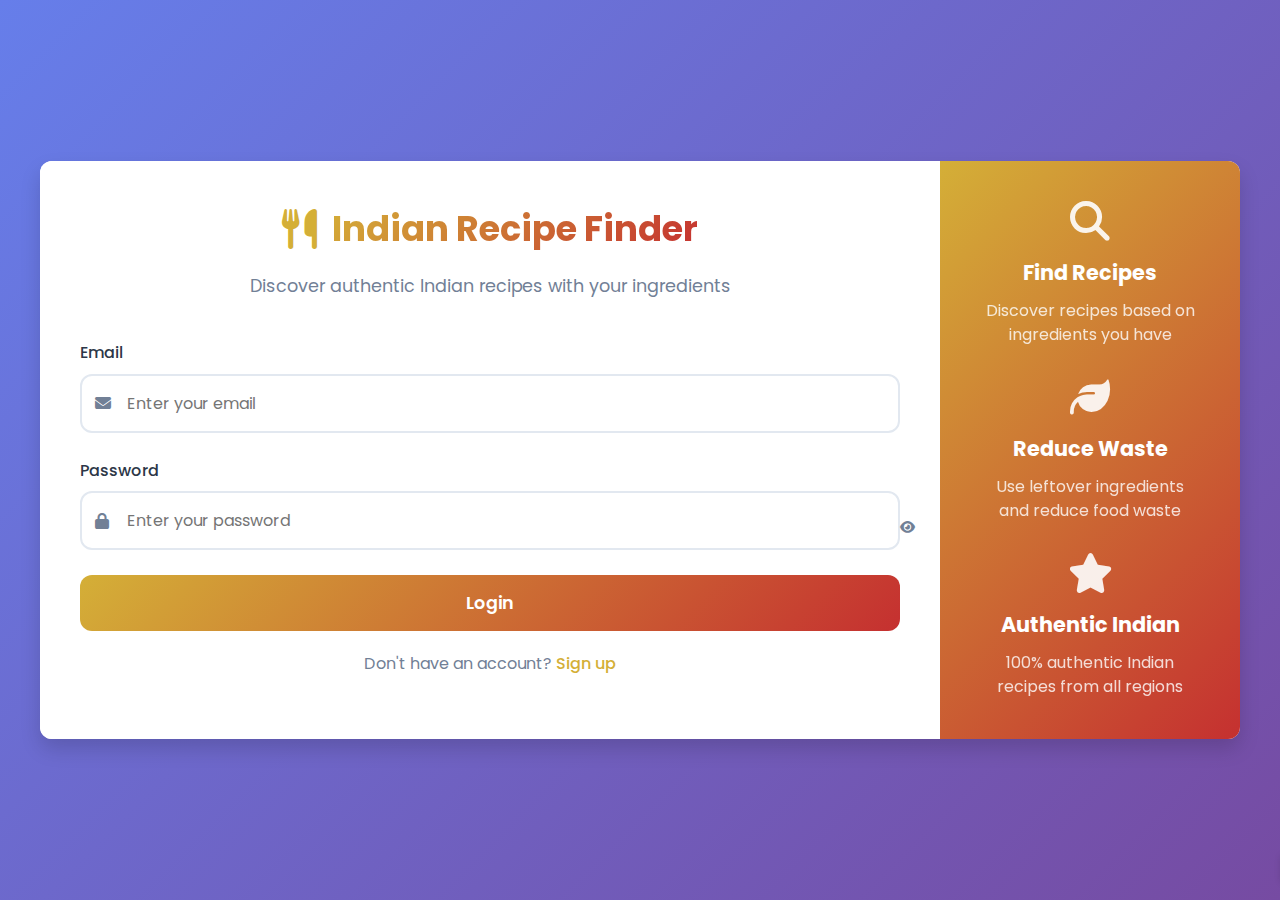
<file: index.html>
<!DOCTYPE html>
<html lang="en">
  <head>
    <meta charset="UTF-8" />
    <meta name="viewport" content="width=device-width, initial-scale=1.0" />
    <title>Login - Indian Recipe Finder</title>
    <link rel="stylesheet" href="style.css" />
    <link
      rel="stylesheet"
      href="https://cdnjs.cloudflare.com/ajax/libs/font-awesome/6.4.0/css/all.min.css"
    />
    <link
      href="https://fonts.googleapis.com/css2?family=Poppins:wght@300;400;500;600;700&display=swap"
      rel="stylesheet"
    />
  </head>
  <body class="login-body">
    <div class="login-container">
      <div class="login-card">
        <div class="login-header">
          <div class="logo">
            <i class="fas fa-utensils"></i>
            <h1>Indian Recipe Finder</h1>
          </div>
          <p>Discover authentic Indian recipes with your ingredients</p>
        </div>

        <form class="login-form" id="login-form">
          <div class="form-group">
            <label for="email">Email</label>
            <div class="input-with-icon">
              <i class="fas fa-envelope"></i>
              <input
                type="email"
                id="email"
                placeholder="Enter your email"
                required
              />
            </div>
          </div>

          <div class="form-group">
            <label for="password">Password</label>
            <div class="input-with-icon">
              <i class="fas fa-lock"></i>
              <input
                type="password"
                id="password"
                placeholder="Enter your password"
                required
              />
              <button
                type="button"
                class="toggle-password"
                id="toggle-password"
              >
                <i class="fas fa-eye"></i>
              </button>
            </div>
          </div>

          <button type="submit" class="login-btn">
            <span class="btn-text">Login</span>
            <div class="btn-loader hidden">
              <div class="loader-dot"></div>
              <div class="loader-dot"></div>
              <div class="loader-dot"></div>
            </div>
          </button>

          <div class="signup-link">
            Don't have an account? <a href="#" id="show-signup">Sign up</a>
          </div>
        </form>

        <form class="signup-form hidden" id="signup-form">
          <div class="form-group">
            <label for="signup-name">Full Name</label>
            <div class="input-with-icon">
              <i class="fas fa-user"></i>
              <input
                type="text"
                id="signup-name"
                placeholder="Enter your full name"
                required
              />
            </div>
          </div>

          <div class="form-group">
            <label for="signup-email">Email</label>
            <div class="input-with-icon">
              <i class="fas fa-envelope"></i>
              <input
                type="email"
                id="signup-email"
                placeholder="Enter your email"
                required
              />
            </div>
          </div>

          <div class="form-group">
            <label for="signup-password">Password</label>
            <div class="input-with-icon">
              <i class="fas fa-lock"></i>
              <input
                type="password"
                id="signup-password"
                placeholder="Create a password"
                required
              />
              <button
                type="button"
                class="toggle-password"
                id="toggle-signup-password"
              >
                <i class="fas fa-eye"></i>
              </button>
            </div>
          </div>

          <button type="submit" class="login-btn">
            <span class="btn-text">Sign Up</span>
            <div class="btn-loader hidden">
              <div class="loader-dot"></div>
              <div class="loader-dot"></div>
              <div class="loader-dot"></div>
            </div>
          </button>

          <div class="signup-link">
            Already have an account? <a href="#" id="show-login">Login</a>
          </div>
        </form>
      </div>

      <div class="login-features">
        <div class="feature">
          <i class="fas fa-search"></i>
          <h3>Find Recipes</h3>
          <p>Discover recipes based on ingredients you have</p>
        </div>
        <div class="feature">
          <i class="fas fa-leaf"></i>
          <h3>Reduce Waste</h3>
          <p>Use leftover ingredients and reduce food waste</p>
        </div>
        <div class="feature">
          <i class="fas fa-star"></i>
          <h3>Authentic Indian</h3>
          <p>100% authentic Indian recipes from all regions</p>
        </div>
      </div>
    </div>

    <div class="notification" id="notification"></div>

    <script>
      // Login/Signup functionality
      document.addEventListener("DOMContentLoaded", function () {
        const loginForm = document.getElementById("login-form");
        const signupForm = document.getElementById("signup-form");
        const showSignup = document.getElementById("show-signup");
        const showLogin = document.getElementById("show-login");
        const togglePassword = document.getElementById("toggle-password");
        const toggleSignupPassword = document.getElementById(
          "toggle-signup-password"
        );
        const notification = document.getElementById("notification");

        // Toggle between login and signup forms
        showSignup.addEventListener("click", function (e) {
          e.preventDefault();
          loginForm.classList.add("hidden");
          signupForm.classList.remove("hidden");
          animateElement(signupForm, "slideInRight", 500);
        });

        showLogin.addEventListener("click", function (e) {
          e.preventDefault();
          signupForm.classList.add("hidden");
          loginForm.classList.remove("hidden");
          animateElement(loginForm, "slideInRight", 500);
        });

        // Password visibility toggle
        togglePassword.addEventListener("click", function () {
          const passwordInput = document.getElementById("password");
          const icon = this.querySelector("i");

          if (passwordInput.type === "password") {
            passwordInput.type = "text";
            icon.classList.remove("fa-eye");
            icon.classList.add("fa-eye-slash");
          } else {
            passwordInput.type = "password";
            icon.classList.remove("fa-eye-slash");
            icon.classList.add("fa-eye");
          }
        });

        toggleSignupPassword.addEventListener("click", function () {
          const passwordInput = document.getElementById("signup-password");
          const icon = this.querySelector("i");

          if (passwordInput.type === "password") {
            passwordInput.type = "text";
            icon.classList.remove("fa-eye");
            icon.classList.add("fa-eye-slash");
          } else {
            passwordInput.type = "password";
            icon.classList.remove("fa-eye-slash");
            icon.classList.add("fa-eye");
          }
        });

        // Form submissions
        loginForm.addEventListener("submit", function (e) {
          e.preventDefault();
          const email = document.getElementById("email").value;
          const password = document.getElementById("password").value;

          // Simple validation
          if (!email || !password) {
            showNotification("Please fill in all fields", "warning");
            return;
          }

          // Mock login - in real app, this would call an API
          const user = {
            email: email,
            name: email.split("@")[0],
            loginTime: new Date().toISOString(),
          };

          // Store user in localStorage
          localStorage.setItem("user", JSON.stringify(user));

          showNotification("Login successful! Redirecting...", "success");

          setTimeout(() => {
            window.location.href = "recipes.html";
          }, 1500);
        });

        signupForm.addEventListener("submit", function (e) {
          e.preventDefault();
          const name = document.getElementById("signup-name").value;
          const email = document.getElementById("signup-email").value;
          const password = document.getElementById("signup-password").value;

          // Simple validation
          if (!name || !email || !password) {
            showNotification("Please fill in all fields", "warning");
            return;
          }

          if (password.length < 6) {
            showNotification(
              "Password must be at least 6 characters",
              "warning"
            );
            return;
          }

          // Mock signup - in real app, this would call an API
          const user = {
            name: name,
            email: email,
            signupTime: new Date().toISOString(),
          };

          // Store user in localStorage
          localStorage.setItem("user", JSON.stringify(user));

          showNotification(
            "Account created successfully! Redirecting...",
            "success"
          );

          setTimeout(() => {
            window.location.href = "recipes.html";
          }, 1500);
        });

        // Utility functions
        function showNotification(message, type = "success") {
          notification.textContent = message;
          notification.className = "notification";

          if (type === "warning") {
            notification.style.backgroundColor = "var(--warning)";
          } else if (type === "error") {
            notification.style.backgroundColor = "var(--error)";
          } else {
            notification.style.backgroundColor = "var(--primary)";
          }

          notification.classList.add("show");

          setTimeout(() => {
            notification.classList.remove("show");
          }, 3000);
        }

        function animateElement(element, animationName, duration = 500) {
          element.style.animation = `${animationName} ${duration}ms ease forwards`;
        }

        // Check if user is already logged in
        const user = localStorage.getItem("user");
        if (user) {
          window.location.href = "recipes.html";
        }
      });
    </script>
  </body>
</html>
</file>
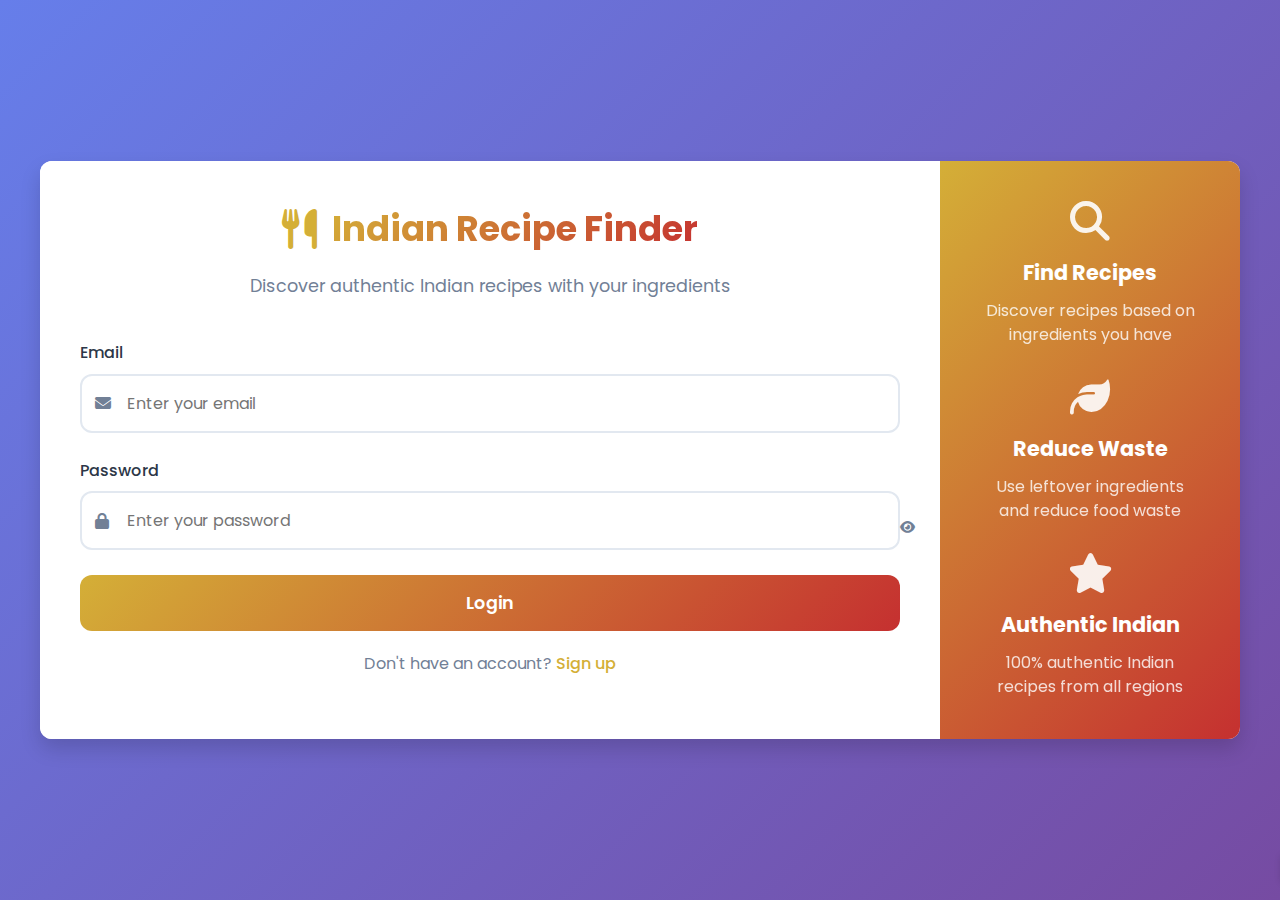
<file: recipes.html>
<!DOCTYPE html>
<html lang="en">
  <head>
    <meta charset="UTF-8" />
    <meta name="viewport" content="width=device-width, initial-scale=1.0" />
    <title>Smart Recipe Finder</title>
    <link rel="stylesheet" href="style.css" />
    <link
      rel="stylesheet"
      href="https://cdnjs.cloudflare.com/ajax/libs/font-awesome/6.4.0/css/all.min.css"
    />
    <link
      href="https://fonts.googleapis.com/css2?family=Poppins:wght@300;400;500;600;700&display=swap"
      rel="stylesheet"
    />
  </head>
  <body>
    <div class="container">
      <header>
        <div class="header-content">
          <div class="logo">
            <i class="fas fa-utensils"></i>
            <h1>SmartRecipe Finder</h1>
          </div>
          <div class="user-menu">
            <span id="user-greeting">Welcome, User!</span>
            <button id="logout-btn" class="logout-btn">
              <i class="fas fa-sign-out-alt"></i> Logout
            </button>
          </div>
        </div>
        <p>
          Enter ingredients you have, and we'll suggest authentic Indian
          recipes!
        </p>
      </header>

      <div class="search-section">
        <div class="input-group">
          <input
            type="text"
            id="ingredient-input"
            placeholder="Enter an ingredient (e.g., chicken, rice, spices)"
          />
          <button id="add-ingredient"><i class="fas fa-plus"></i> Add</button>
        </div>
        <div id="ingredients-list" class="ingredients-list"></div>
        <button id="find-recipes" class="find-btn">
          <span class="btn-text">Find Indian Recipes</span>
          <div class="btn-loader hidden">
            <div class="loader-dot"></div>
            <div class="loader-dot"></div>
            <div class="loader-dot"></div>
          </div>
        </button>
        <button id="clear-ingredients" class="clear-btn">Clear All</button>
      </div>

      <div class="results-header hidden" id="results-header">
        <h2>Indian Recipes for You <i class="fas fa-utensil-spoon"></i></h2>
        <p id="results-count">Found <span>0</span> recipes</p>
      </div>

      <div class="loading hidden" id="loading">
        <div class="spinner"></div>
        <p>Finding delicious Indian recipes...</p>
      </div>

      <div id="recipes-container" class="recipes-container"></div>

      <div class="empty-state" id="empty-state">
        <div class="empty-icon">
          <i class="fas fa-search"></i>
        </div>
        <h3>Find Authentic Indian Recipes</h3>
        <p>
          Add ingredients you have on hand to discover traditional Indian
          recipes and reduce food waste.
        </p>
        <div class="suggestions">
          <p>
            Try adding:
            <span class="suggestion-tags">
              <span class="suggestion-tag" data-ingredient="chicken"
                >chicken</span
              >
              <span class="suggestion-tag" data-ingredient="rice">rice</span>
              <span class="suggestion-tag" data-ingredient="lentils"
                >lentils</span
              >
              <span class="suggestion-tag" data-ingredient="spices"
                >spices</span
              >
            </span>
          </p>
        </div>
      </div>

      <footer>
        <p>
          Made with <i class="fas fa-heart"></i> to celebrate Indian cuisine
        </p>
      </footer>
    </div>

    <!-- Recipe Modal -->
    <div id="recipe-modal" class="modal hidden">
      <div class="modal-content">
        <span class="close-modal">&times;</span>
        <div id="modal-recipe-content"></div>
      </div>
    </div>

    <div class="notification" id="notification"></div>

    <script src="script.js"></script>
  </body>
</html>
</file>
<file: style.css>
* {
  margin: 0;
  padding: 0;
  box-sizing: border-box;
  font-family: "Poppins", sans-serif;
}

:root {
  --primary: #d4af37;
  --primary-light: #e6c44c;
  --secondary: #c53030;
  --accent: #2d3748;
  --text: #2d3748;
  --text-light: #718096;
  --bg: #f7fafc;
  --card-bg: #ffffff;
  --success: #38a169;
  --warning: #d69e2e;
  --error: #e53e3e;
  --shadow: 0 4px 6px rgba(0, 0, 0, 0.1);
  --shadow-hover: 0 10px 20px rgba(0, 0, 0, 0.15);
  --radius: 12px;
  --transition: all 0.3s ease;
}

/* Enhanced Animations */
@keyframes fadeIn {
  from {
    opacity: 0;
  }
  to {
    opacity: 1;
  }
}

@keyframes fadeOut {
  from {
    opacity: 1;
  }
  to {
    opacity: 0;
  }
}

@keyframes slideInDown {
  from {
    opacity: 0;
    transform: translateY(-30px);
  }
  to {
    opacity: 1;
    transform: translateY(0);
  }
}

@keyframes slideInUp {
  from {
    opacity: 0;
    transform: translateY(30px);
  }
  to {
    opacity: 1;
    transform: translateY(0);
  }
}

@keyframes slideInLeft {
  from {
    opacity: 0;
    transform: translateX(-30px);
  }
  to {
    opacity: 1;
    transform: translateX(0);
  }
}

@keyframes slideInRight {
  from {
    opacity: 0;
    transform: translateX(30px);
  }
  to {
    opacity: 1;
    transform: translateX(0);
  }
}

@keyframes bounce {
  0%,
  20%,
  50%,
  80%,
  100% {
    transform: translateY(0);
  }
  40% {
    transform: translateY(-10px);
  }
  60% {
    transform: translateY(-5px);
  }
}

@keyframes pulse {
  0% {
    transform: scale(1);
  }
  50% {
    transform: scale(1.05);
  }
  100% {
    transform: scale(1);
  }
}

@keyframes shake {
  0%,
  100% {
    transform: translateX(0);
  }
  10%,
  30%,
  50%,
  70%,
  90% {
    transform: translateX(-5px);
  }
  20%,
  40%,
  60%,
  80% {
    transform: translateX(5px);
  }
}

@keyframes cardAppear {
  from {
    opacity: 0;
    transform: translateY(20px) scale(0.9);
  }
  to {
    opacity: 1;
    transform: translateY(0) scale(1);
  }
}

@keyframes float {
  0%,
  100% {
    transform: translateY(0);
  }
  50% {
    transform: translateY(-10px);
  }
}

@keyframes glow {
  0%,
  100% {
    box-shadow: 0 0 5px rgba(212, 175, 55, 0.3);
  }
  50% {
    box-shadow: 0 0 20px rgba(212, 175, 55, 0.6);
  }
}

/* Login Page Styles */
.login-body {
  background: linear-gradient(135deg, #667eea 0%, #764ba2 100%);
  min-height: 100vh;
  display: flex;
  align-items: center;
  justify-content: center;
  padding: 20px;
  animation: gradientShift 10s ease infinite;
}

@keyframes gradientShift {
  0% {
    background-position: 0% 50%;
  }
  50% {
    background-position: 100% 50%;
  }
  100% {
    background-position: 0% 50%;
  }
}

.login-container {
  display: flex;
  max-width: 1200px;
  width: 100%;
  background: white;
  border-radius: var(--radius);
  box-shadow: var(--shadow-hover);
  overflow: hidden;
  animation: fadeInUp 0.8s ease;
}

.login-card {
  flex: 1;
  padding: 40px;
  background: white;
}

.login-header {
  text-align: center;
  margin-bottom: 40px;
}

.logo {
  display: flex;
  align-items: center;
  justify-content: center;
  gap: 15px;
  margin-bottom: 15px;
}

.logo i {
  font-size: 2.5rem;
  color: var(--primary);
  animation: float 3s ease-in-out infinite;
}

.logo h1 {
  font-size: 2.2rem;
  background: linear-gradient(135deg, var(--primary) 0%, var(--secondary) 100%);
  -webkit-background-clip: text;
  -webkit-text-fill-color: transparent;
  background-clip: text;
}

.login-header p {
  color: var(--text-light);
  font-size: 1.1rem;
}

.login-form,
.signup-form {
  animation: slideInRight 0.5s ease;
}

.form-group {
  margin-bottom: 25px;
}

.form-group label {
  display: block;
  margin-bottom: 8px;
  font-weight: 500;
  color: var(--text);
}

.input-with-icon {
  position: relative;
  display: flex;
  align-items: center;
}

.input-with-icon i {
  position: absolute;
  left: 15px;
  color: var(--text-light);
  z-index: 1;
  transition: var(--transition);
}

.input-with-icon input:focus + i {
  color: var(--primary);
  animation: pulse 0.5s ease;
}

.input-with-icon input {
  width: 100%;
  padding: 15px 15px 15px 45px;
  border: 2px solid #e2e8f0;
  border-radius: var(--radius);
  font-size: 1rem;
  transition: var(--transition);
  background: white;
}

.input-with-icon input:focus {
  outline: none;
  border-color: var(--primary);
  box-shadow: 0 0 0 3px rgba(212, 175, 55, 0.1);
  animation: glow 2s infinite;
}

.toggle-password {
  position: absolute;
  right: 15px;
  background: none;
  border: none;
  color: var(--text-light);
  cursor: pointer;
  transition: var(--transition);
}

.toggle-password:hover {
  color: var(--primary);
  transform: scale(1.1);
}

.login-btn {
  width: 100%;
  padding: 15px;
  background: linear-gradient(135deg, var(--primary) 0%, var(--secondary) 100%);
  color: white;
  border: none;
  border-radius: var(--radius);
  font-size: 1.1rem;
  font-weight: 600;
  cursor: pointer;
  transition: var(--transition);
  display: flex;
  justify-content: center;
  align-items: center;
  gap: 10px;
  position: relative;
  overflow: hidden;
}

.login-btn::before {
  content: "";
  position: absolute;
  top: 0;
  left: -100%;
  width: 100%;
  height: 100%;
  background: linear-gradient(
    90deg,
    transparent,
    rgba(255, 255, 255, 0.2),
    transparent
  );
  transition: 0.5s;
}

.login-btn:hover::before {
  left: 100%;
}

.login-btn:hover {
  transform: translateY(-2px);
  box-shadow: var(--shadow-hover);
}

.btn-loader {
  display: flex;
  gap: 4px;
}

.loader-dot {
  width: 8px;
  height: 8px;
  border-radius: 50%;
  background-color: white;
  animation: loaderDots 1.4s ease-in-out infinite both;
}

.loader-dot:nth-child(1) {
  animation-delay: -0.32s;
}
.loader-dot:nth-child(2) {
  animation-delay: -0.16s;
}

@keyframes loaderDots {
  0%,
  80%,
  100% {
    transform: scale(0);
  }
  40% {
    transform: scale(1);
  }
}

.signup-link {
  text-align: center;
  margin-top: 20px;
  color: var(--text-light);
}

.signup-link a {
  color: var(--primary);
  text-decoration: none;
  font-weight: 500;
  transition: var(--transition);
}

.signup-link a:hover {
  color: var(--secondary);
  transform: translateX(5px);
}

.login-features {
  flex: 0 0 300px;
  background: linear-gradient(135deg, var(--primary) 0%, var(--secondary) 100%);
  padding: 40px;
  color: white;
  display: flex;
  flex-direction: column;
  justify-content: center;
  gap: 30px;
}

.feature {
  text-align: center;
  animation: fadeIn 0.8s ease;
  transition: var(--transition);
}

.feature:hover {
  transform: translateY(-5px);
}

.feature i {
  font-size: 2.5rem;
  margin-bottom: 15px;
  opacity: 0.9;
  animation: float 3s ease-in-out infinite;
}

.feature:nth-child(2) i {
  animation-delay: 0.5s;
}

.feature:nth-child(3) i {
  animation-delay: 1s;
}

.feature h3 {
  font-size: 1.3rem;
  margin-bottom: 10px;
}

.feature p {
  opacity: 0.8;
  line-height: 1.5;
}

/* Main App Styles */
body {
  background-color: var(--bg);
  color: var(--text);
  line-height: 1.6;
}

.container {
  max-width: 1200px;
  margin: 0 auto;
  padding: 20px;
  animation: fadeIn 0.8s ease;
}

header {
  text-align: center;
  margin-bottom: 30px;
  padding: 30px 20px;
  background: linear-gradient(135deg, var(--primary) 0%, var(--secondary) 100%);
  border-radius: var(--radius);
  box-shadow: var(--shadow);
  color: white;
  position: relative;
  overflow: hidden;
}

.header-content {
  display: flex;
  justify-content: space-between;
  align-items: center;
  margin-bottom: 15px;
}

.user-menu {
  display: flex;
  align-items: center;
  gap: 15px;
}

#user-greeting {
  font-weight: 500;
}

.logout-btn {
  background: rgba(255, 255, 255, 0.2);
  color: white;
  border: 1px solid rgba(255, 255, 255, 0.3);
  padding: 8px 15px;
  border-radius: 20px;
  cursor: pointer;
  transition: var(--transition);
  display: flex;
  align-items: center;
  gap: 5px;
}

.logout-btn:hover {
  background: rgba(255, 255, 255, 0.3);
  transform: translateY(-2px);
}

header::before {
  content: "";
  position: absolute;
  top: -50%;
  left: -50%;
  width: 200%;
  height: 200%;
  background: radial-gradient(
    circle,
    rgba(255, 255, 255, 0.1) 0%,
    rgba(255, 255, 255, 0) 70%
  );
  animation: pulse 8s infinite linear;
}

header h1 {
  font-size: 2.5rem;
  margin-bottom: 10px;
  position: relative;
  animation: slideInFromTop 0.8s ease;
}

header p {
  font-size: 1.1rem;
  opacity: 0.9;
  position: relative;
  animation: slideInFromBottom 0.8s ease 0.2s both;
}

.search-section {
  background-color: var(--card-bg);
  padding: 25px;
  border-radius: var(--radius);
  box-shadow: var(--shadow);
  margin-bottom: 25px;
  animation: slideInFromLeft 0.8s ease 0.4s both;
}

.input-group {
  display: flex;
  margin-bottom: 20px;
  position: relative;
}

#ingredient-input {
  flex: 1;
  padding: 12px 15px;
  border: 2px solid #e1e1e1;
  border-radius: 5px 0 0 5px;
  font-size: 1rem;
  transition: var(--transition);
}

#ingredient-input:focus {
  outline: none;
  border-color: var(--primary);
  box-shadow: 0 0 0 3px rgba(212, 175, 55, 0.1);
  animation: glow 2s infinite;
}

#add-ingredient {
  padding: 12px 20px;
  background-color: var(--primary);
  color: white;
  border: none;
  border-radius: 0 5px 5px 0;
  cursor: pointer;
  font-weight: bold;
  transition: var(--transition);
  display: flex;
  align-items: center;
  gap: 5px;
}

#add-ingredient:hover {
  background-color: var(--primary-light);
  transform: translateY(-2px);
}

.ingredients-list {
  display: flex;
  flex-wrap: wrap;
  gap: 10px;
  margin-bottom: 20px;
  min-height: 40px;
}

.ingredient-tag {
  background: linear-gradient(
    135deg,
    var(--primary) 0%,
    var(--primary-light) 100%
  );
  padding: 8px 15px;
  border-radius: 20px;
  display: flex;
  align-items: center;
  gap: 8px;
  font-size: 0.9rem;
  box-shadow: var(--shadow);
  animation: tagAppear 0.3s ease;
  transition: var(--transition);
  color: white;
  cursor: pointer;
}

@keyframes tagAppear {
  from {
    opacity: 0;
    transform: scale(0.8) rotate(-5deg);
  }
  to {
    opacity: 1;
    transform: scale(1) rotate(0);
  }
}

.ingredient-tag:hover {
  transform: translateY(-3px) scale(1.05);
  box-shadow: var(--shadow-hover);
  animation: pulse 0.5s ease;
}

.ingredient-tag .remove {
  cursor: pointer;
  color: white;
  font-weight: bold;
  transition: var(--transition);
  width: 18px;
  height: 18px;
  display: flex;
  align-items: center;
  justify-content: center;
  border-radius: 50%;
  background: rgba(255, 255, 255, 0.2);
}

.ingredient-tag .remove:hover {
  transform: scale(1.2);
  background: rgba(255, 255, 255, 0.3);
}

.find-btn {
  width: 100%;
  padding: 15px;
  background: linear-gradient(135deg, var(--primary) 0%, var(--secondary) 100%);
  color: white;
  border: none;
  border-radius: 5px;
  font-size: 1.1rem;
  font-weight: bold;
  cursor: pointer;
  transition: var(--transition);
  display: flex;
  justify-content: center;
  align-items: center;
  gap: 10px;
  margin-bottom: 10px;
  position: relative;
  overflow: hidden;
}

.find-btn::before {
  content: "";
  position: absolute;
  top: 0;
  left: -100%;
  width: 100%;
  height: 100%;
  background: linear-gradient(
    90deg,
    transparent,
    rgba(255, 255, 255, 0.2),
    transparent
  );
  transition: 0.5s;
}

.find-btn:hover::before {
  left: 100%;
}

.find-btn:hover {
  transform: translateY(-3px);
  box-shadow: var(--shadow-hover);
}

.find-btn:active {
  transform: translateY(0);
}

.clear-btn {
  width: 100%;
  padding: 10px;
  background-color: transparent;
  color: var(--text-light);
  border: 1px solid #e1e1e1;
  border-radius: 5px;
  font-size: 0.9rem;
  cursor: pointer;
  transition: var(--transition);
}

.clear-btn:hover {
  background-color: #f5f5f5;
  color: var(--error);
  transform: translateY(-2px);
}

.results-header {
  margin-bottom: 20px;
  text-align: center;
  animation: fadeIn 0.5s ease;
}

.results-header h2 {
  font-size: 1.8rem;
  margin-bottom: 5px;
  color: var(--primary);
}

#results-count {
  color: var(--text-light);
}

.loading {
  text-align: center;
  padding: 40px;
  animation: fadeIn 0.3s ease;
}

.spinner {
  border: 5px solid #f3f3f3;
  border-top: 5px solid var(--primary);
  border-radius: 50%;
  width: 50px;
  height: 50px;
  animation: spin 1s linear infinite;
  margin: 0 auto 20px;
}

@keyframes spin {
  0% {
    transform: rotate(0deg);
  }
  100% {
    transform: rotate(360deg);
  }
}

.recipes-container {
  display: grid;
  grid-template-columns: repeat(auto-fill, minmax(300px, 1fr));
  gap: 25px;
  margin-bottom: 30px;
}

.recipe-card {
  background-color: var(--card-bg);
  border-radius: var(--radius);
  overflow: hidden;
  box-shadow: var(--shadow);
  transition: var(--transition);
  animation: cardAppear 0.5s ease;
  position: relative;
  opacity: 0;
  transform: translateY(20px);
  cursor: pointer;
}

.recipe-card:hover {
  transform: translateY(-10px) scale(1.02);
  box-shadow: var(--shadow-hover);
}

.recipe-image-container {
  position: relative;
  overflow: hidden;
}

.recipe-image {
  width: 100%;
  height: 200px;
  object-fit: cover;
  transition: var(--transition);
}

.recipe-card:hover .recipe-image {
  transform: scale(1.1);
}

.recipe-overlay {
  position: absolute;
  top: 0;
  left: 0;
  right: 0;
  bottom: 0;
  background: linear-gradient(to bottom, transparent 60%, rgba(0, 0, 0, 0.7));
  opacity: 0;
  transition: var(--transition);
}

.recipe-card:hover .recipe-overlay {
  opacity: 1;
}

.difficulty-badge {
  position: absolute;
  top: 10px;
  right: 10px;
  background: var(--primary);
  color: white;
  padding: 4px 8px;
  border-radius: 12px;
  font-size: 0.7rem;
  font-weight: 500;
  transform: translateY(-10px);
  opacity: 0;
  transition: var(--transition);
}

.recipe-card:hover .difficulty-badge {
  transform: translateY(0);
  opacity: 1;
}

.recipe-content {
  padding: 20px;
}

.recipe-title {
  font-size: 1.3rem;
  margin-bottom: 10px;
  color: var(--text);
  transition: var(--transition);
}

.recipe-card:hover .recipe-title {
  color: var(--primary);
}

.recipe-info {
  display: flex;
  justify-content: space-between;
  margin-bottom: 15px;
  font-size: 0.9rem;
  color: var(--text-light);
}

.recipe-region {
  background: var(--primary);
  color: white;
  padding: 4px 8px;
  border-radius: 12px;
  font-size: 0.8rem;
  font-weight: 500;
}

.recipe-ingredients {
  margin-bottom: 15px;
}

.recipe-ingredients h4 {
  margin-bottom: 8px;
  color: var(--text);
}

.ingredients-list-small {
  list-style-type: none;
  font-size: 0.9rem;
  color: var(--text-light);
}

.ingredients-list-small li {
  margin-bottom: 5px;
  padding-left: 15px;
  position: relative;
  transition: var(--transition);
}

.ingredients-list-small li:hover {
  color: var(--primary);
  transform: translateX(5px);
}

.ingredients-list-small li:before {
  content: "•";
  color: var(--primary);
  position: absolute;
  left: 0;
}

.view-recipe-btn {
  display: inline-block;
  padding: 10px 15px;
  background-color: var(--primary);
  color: white;
  text-decoration: none;
  border-radius: 5px;
  font-weight: bold;
  text-align: center;
  transition: var(--transition);
  width: 100%;
  border: none;
  cursor: pointer;
  font-size: 0.9rem;
}

.view-recipe-btn:hover {
  background-color: var(--primary-light);
  transform: translateY(-2px);
  box-shadow: 0 4px 8px rgba(212, 175, 55, 0.3);
}

.empty-state {
  text-align: center;
  padding: 60px 20px;
  color: var(--text-light);
  animation: fadeIn 0.5s ease;
}

.empty-icon {
  font-size: 4rem;
  color: #e1e1e1;
  margin-bottom: 20px;
  animation: bounce 2s infinite;
}

.suggestions {
  margin-top: 20px;
}

.suggestion-tags {
  display: inline-flex;
  gap: 8px;
  flex-wrap: wrap;
  justify-content: center;
}

.suggestion-tag {
  background-color: #f0f0f0;
  padding: 5px 10px;
  border-radius: 15px;
  font-size: 0.9rem;
  cursor: pointer;
  transition: var(--transition);
}

.suggestion-tag:hover {
  background-color: var(--primary);
  color: white;
  transform: translateY(-2px) scale(1.05);
}

footer {
  text-align: center;
  margin-top: 40px;
  padding: 20px;
  color: var(--text-light);
  font-size: 0.9rem;
  border-top: 1px solid #e1e1e1;
}

/* Enhanced Modal Styles */
.modal {
  position: fixed;
  top: 0;
  left: 0;
  width: 100%;
  height: 100%;
  background: rgba(0, 0, 0, 0.8);
  display: flex;
  justify-content: center;
  align-items: center;
  z-index: 1000;
  animation: fadeIn 0.3s ease;
}

.modal-content {
  background: white;
  border-radius: var(--radius);
  width: 90%;
  max-width: 800px;
  max-height: 90vh;
  overflow-y: auto;
  position: relative;
  animation: scaleIn 0.3s ease;
}

@keyframes scaleIn {
  from {
    transform: scale(0.8);
    opacity: 0;
  }
  to {
    transform: scale(1);
    opacity: 1;
  }
}

.close-modal {
  position: absolute;
  top: 15px;
  right: 20px;
  font-size: 2rem;
  cursor: pointer;
  color: var(--text-light);
  transition: var(--transition);
  z-index: 10;
}

.close-modal:hover {
  color: var(--error);
  transform: scale(1.2) rotate(90deg);
}

#modal-recipe-content {
  padding: 40px;
}

.modal-recipe-header {
  text-align: center;
  margin-bottom: 30px;
  animation: slideInDown 0.5s ease;
}

.modal-recipe-header h2 {
  font-size: 2rem;
  color: var(--primary);
  margin-bottom: 10px;
}

.modal-image-container {
  position: relative;
  margin-bottom: 20px;
  border-radius: var(--radius);
  overflow: hidden;
}

.modal-recipe-image {
  width: 100%;
  height: 300px;
  object-fit: cover;
  transition: var(--transition);
}

.modal-image-container:hover .modal-recipe-image {
  transform: scale(1.05);
}

.image-overlay {
  position: absolute;
  top: 0;
  left: 0;
  right: 0;
  bottom: 0;
  background: linear-gradient(to bottom, transparent 50%, rgba(0, 0, 0, 0.3));
  opacity: 0;
  transition: var(--transition);
}

.modal-image-container:hover .image-overlay {
  opacity: 1;
}

.recipe-details {
  display: grid;
  grid-template-columns: repeat(auto-fit, minmax(200px, 1fr));
  gap: 20px;
  margin-bottom: 30px;
  padding: 20px;
  background: #f8f9fa;
  border-radius: var(--radius);
  animation: slideInUp 0.5s ease 0.2s both;
}

.detail-item {
  text-align: center;
  transition: var(--transition);
}

.detail-item:hover {
  transform: translateY(-5px);
}

.detail-item i {
  font-size: 1.5rem;
  color: var(--primary);
  margin-bottom: 8px;
  transition: var(--transition);
}

.detail-item:hover i {
  transform: scale(1.2);
}

.detail-item .label {
  font-weight: 500;
  color: var(--text-light);
  font-size: 0.9rem;
}

.detail-item .value {
  font-weight: 600;
  color: var(--text);
  font-size: 1.1rem;
}

.recipe-section {
  margin-bottom: 30px;
  animation: slideInUp 0.5s ease both;
}

.recipe-section:nth-child(1) {
  animation-delay: 0.3s;
}
.recipe-section:nth-child(2) {
  animation-delay: 0.4s;
}
.recipe-section:nth-child(3) {
  animation-delay: 0.5s;
}

.recipe-section h3 {
  color: var(--primary);
  margin-bottom: 15px;
  font-size: 1.3rem;
  border-bottom: 2px solid var(--primary);
  padding-bottom: 5px;
  transition: var(--transition);
}

.recipe-section:hover h3 {
  transform: translateX(10px);
}

.ingredients-grid {
  display: grid;
  grid-template-columns: repeat(auto-fit, minmax(200px, 1fr));
  gap: 10px;
  margin-bottom: 20px;
}

.ingredient-item {
  background: #f8f9fa;
  padding: 10px 15px;
  border-radius: 8px;
  display: flex;
  align-items: center;
  gap: 10px;
  transition: var(--transition);
  opacity: 0;
  transform: translateX(-20px);
}

.ingredient-item:hover {
  background: var(--primary);
  color: white;
  transform: translateX(5px) scale(1.02);
}

.ingredient-item i {
  color: var(--primary);
  transition: var(--transition);
}

.ingredient-item:hover i {
  color: white;
  transform: scale(1.2);
}

.steps-list {
  list-style-type: none;
  counter-reset: step-counter;
}

.step-item {
  margin-bottom: 20px;
  padding: 20px;
  background: #f8f9fa;
  border-radius: var(--radius);
  position: relative;
  transition: var(--transition);
  opacity: 0;
  transform: translateX(-20px);
}

.step-item:hover {
  background: var(--primary);
  color: white;
  transform: translateX(10px) scale(1.02);
}

.step-item::before {
  counter-increment: step-counter;
  content: counter(step-counter);
  position: absolute;
  left: -15px;
  top: 50%;
  transform: translateY(-50%);
  background: var(--primary);
  color: white;
  width: 30px;
  height: 30px;
  border-radius: 50%;
  display: flex;
  align-items: center;
  justify-content: center;
  font-weight: bold;
  font-size: 0.9rem;
  transition: var(--transition);
}

.step-item:hover::before {
  background: white;
  color: var(--primary);
  transform: translateY(-50%) scale(1.1);
}

.nutrition-grid {
  display: grid;
  grid-template-columns: repeat(auto-fit, minmax(120px, 1fr));
  gap: 15px;
  margin-top: 15px;
}

.nutrition-item {
  background: #f8f9fa;
  padding: 15px;
  border-radius: var(--radius);
  text-align: center;
  transition: var(--transition);
}

.nutrition-item:hover {
  background: var(--primary);
  color: white;
  transform: translateY(-5px);
}

.nutrition-value {
  font-size: 1.5rem;
  font-weight: bold;
  color: var(--primary);
  transition: var(--transition);
}

.nutrition-item:hover .nutrition-value {
  color: white;
}

.nutrition-label {
  font-size: 0.9rem;
  color: var(--text-light);
  transition: var(--transition);
}

.nutrition-item:hover .nutrition-label {
  color: rgba(255, 255, 255, 0.9);
}

.notification {
  position: fixed;
  bottom: 20px;
  right: 20px;
  padding: 15px 20px;
  background-color: var(--primary);
  color: white;
  border-radius: 5px;
  box-shadow: var(--shadow);
  transform: translateX(150%);
  transition: transform 0.3s ease;
  z-index: 1000;
}

.notification.show {
  transform: translateX(0);
}

.hidden {
  display: none !important;
}

/* Responsive Design */
@media (max-width: 768px) {
  .login-container {
    flex-direction: column;
  }

  .login-features {
    flex: none;
    padding: 30px 20px;
  }

  .container {
    padding: 10px;
  }

  header h1 {
    font-size: 2rem;
  }

  .header-content {
    flex-direction: column;
    gap: 15px;
  }

  .input-group {
    flex-direction: column;
  }

  #ingredient-input {
    border-radius: 5px;
    margin-bottom: 10px;
  }

  #add-ingredient {
    border-radius: 5px;
  }

  .recipes-container {
    grid-template-columns: 1fr;
  }

  .modal-content {
    width: 95%;
    margin: 20px;
  }

  #modal-recipe-content {
    padding: 20px;
  }

  .recipe-details {
    grid-template-columns: 1fr;
  }

  .ingredients-grid {
    grid-template-columns: 1fr;
  }

  .nutrition-grid {
    grid-template-columns: repeat(2, 1fr);
  }
}

@media (max-width: 480px) {
  .login-card {
    padding: 20px;
  }

  .logo {
    flex-direction: column;
    gap: 10px;
  }

  .logo h1 {
    font-size: 1.8rem;
  }

  .feature i {
    font-size: 2rem;
  }

  .recipe-info {
    flex-direction: column;
    gap: 5px;
  }

  .nutrition-grid {
    grid-template-columns: 1fr;
  }
}
</file>
